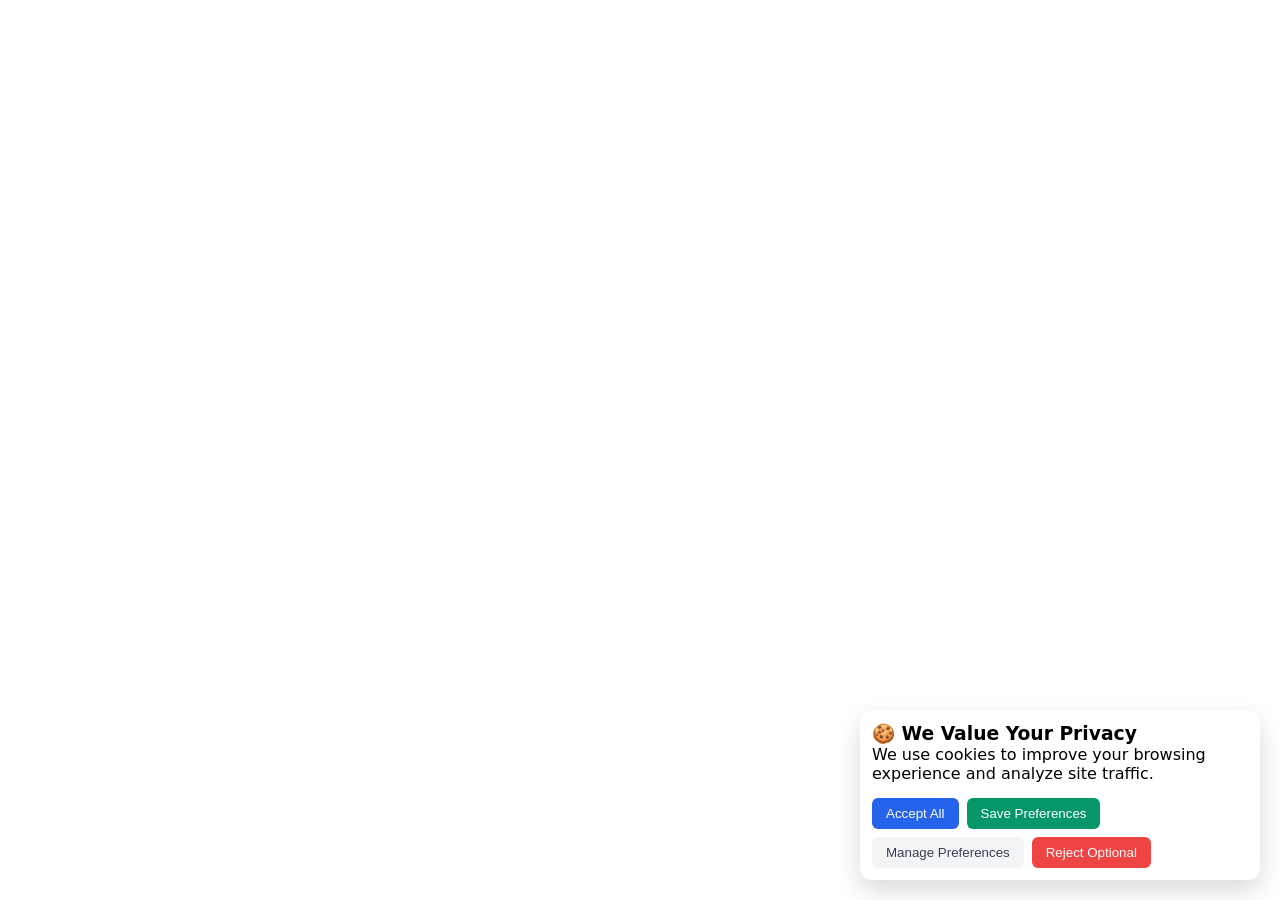
<file: index.html>
<!DOCTYPE html>
<html lang="en">
<head>
    <meta charset="UTF-8">
    <meta name="viewport" content="width=device-width, initial-scale=1.0">
    <title>Cookie Popup Modal</title>
    <link rel="stylesheet" href="./style.css">
</head>
<body>
    <div id="cookie-popup" class="cookie-popup hidden">
        <div class="cookie-content">
            <h3>🍪 We Value Your Privacy</h3>
            <p>We use cookies to improve your browsing experience and analyze site traffic.</p>
            <div class="preferences-menu hidden" id="preferences-menu">
                <label>
                    <input type="checkbox" checked disabled />
                    Necessary (Always Active)
                </label>
                <label>
                    <input type="checkbox" id="pref-analytics" />
                    Analytics Cookies
                </label>
                <label>
                    <input type="checkbox" id="pref-marketing" />
                    Marketing Cookies
                </label>
            </div>
            <div class="cookie-buttons">
                <button id="btn-accept-all" class="btn btn-primary">Accept All</button>
                <button id="btn-save-pref" class="btn btn-secondary hidden">Save Preferences</button>
                <button id="btn-customize" class="btn btn-outline">Manage Preferences</button>
                <button id="btn-reject-all" class="btn btn-danger">Reject Optional</button>
            </div>
        </div>
    </div>
    <script src="./script.js"></script>
</body>
</html>
</file>
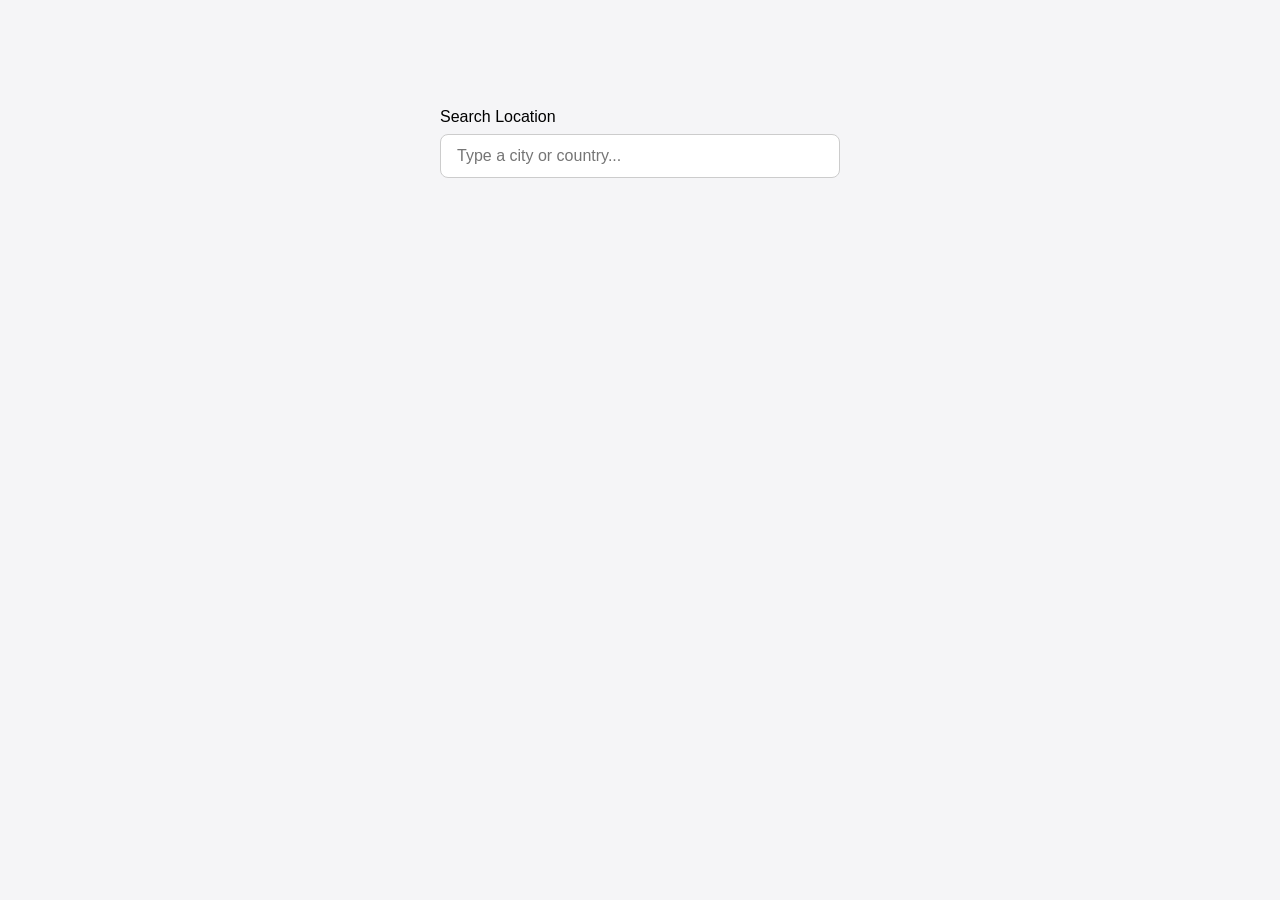
<file: Autosuggest-Input/index.html>
<!doctype html>
<html lang="en">
  <head>
    <meta charset="UTF-8" />
    <meta name="viewport" content="width=device-width, initial-scale=1.0" />
    <title>Location Autosuggest</title>
    <link rel="stylesheet" href="./style.css" />
  </head>
  <body>
    <div class="search-container">
      <label for="search-input">Search Location</label>
      <div class="input-wrapper">
        <input
          type="text"
          id="search-input"
          placeholder="Type a city or country..."
          autocomplete="off"
        />
        <ul id="suggestions-list" class="suggestions-list"></ul>
      </div>
    </div>
    <script src="./script.js"></script>
  </body>
</html>
</file>
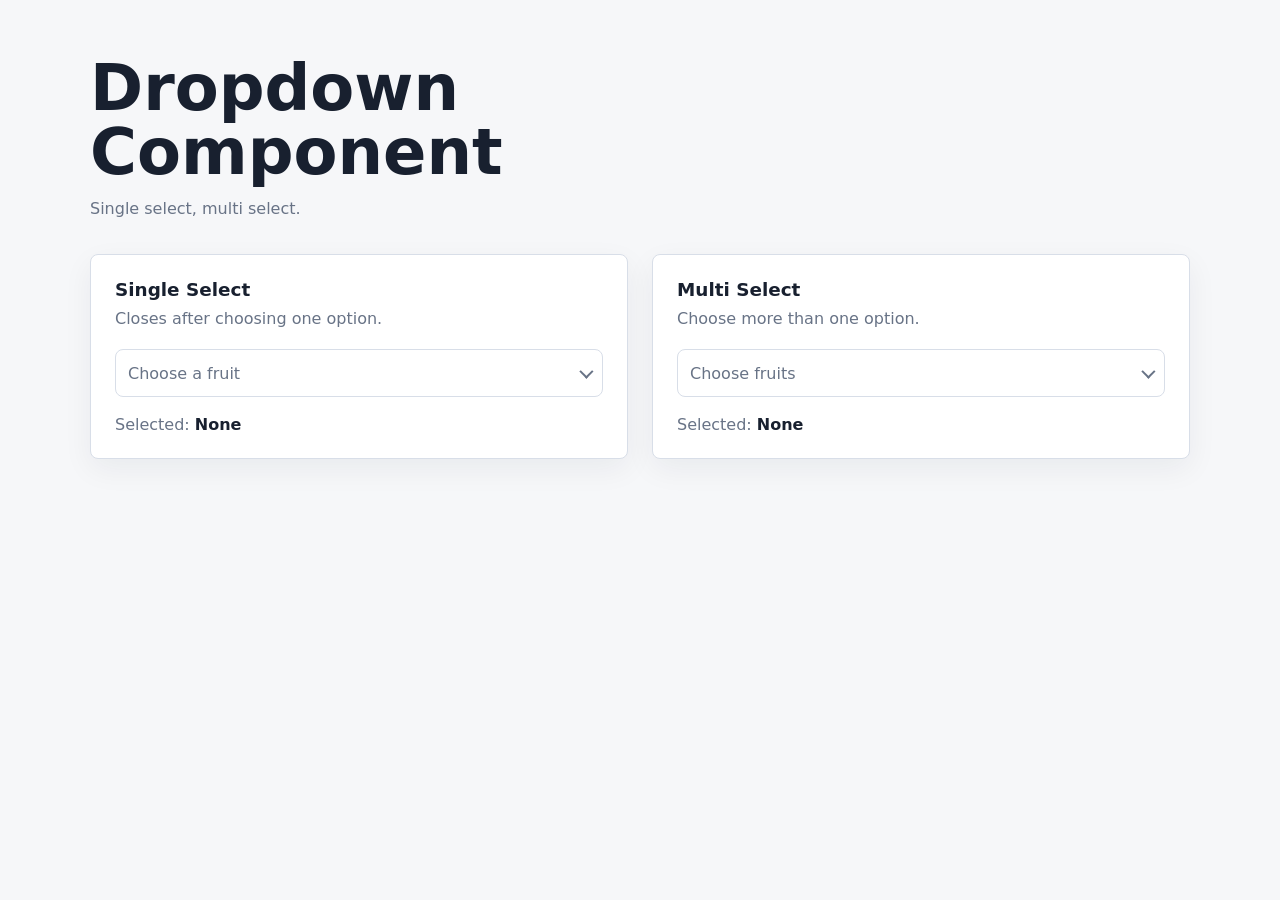
<file: Dropdown-Component/index.html>
<!DOCTYPE html>
<html lang="en">
<head>
  <meta charset="UTF-8">
  <meta name="viewport" content="width=device-width, initial-scale=1.0">
  <title>Vanilla JS Dropdown Component</title>
  <link rel="stylesheet" href="style.css">
</head>
<body>
  <main class="page-shell">
    <section class="intro">
      <h1>Dropdown Component</h1>
      <p>Single select, multi select.</p>
    </section>

    <section class="demo-grid" aria-label="Dropdown examples">
      <div class="panel">
        <div class="panel-header">
          <h2>Single Select</h2>
          <p>Closes after choosing one option.</p>
        </div>
        <div id="single-dropdown"></div>
        <p class="result">Selected: <span id="single-result">None</span></p>
      </div>

      <div class="panel">
        <div class="panel-header">
          <h2>Multi Select</h2>
          <p>Choose more than one option.</p>
        </div>
        <div id="multi-dropdown"></div>
        <p class="result">Selected: <span id="multi-result">None</span></p>
      </div>
    </section>
  </main>

  <script src="script.js"></script>
</body>
</html>
</file>
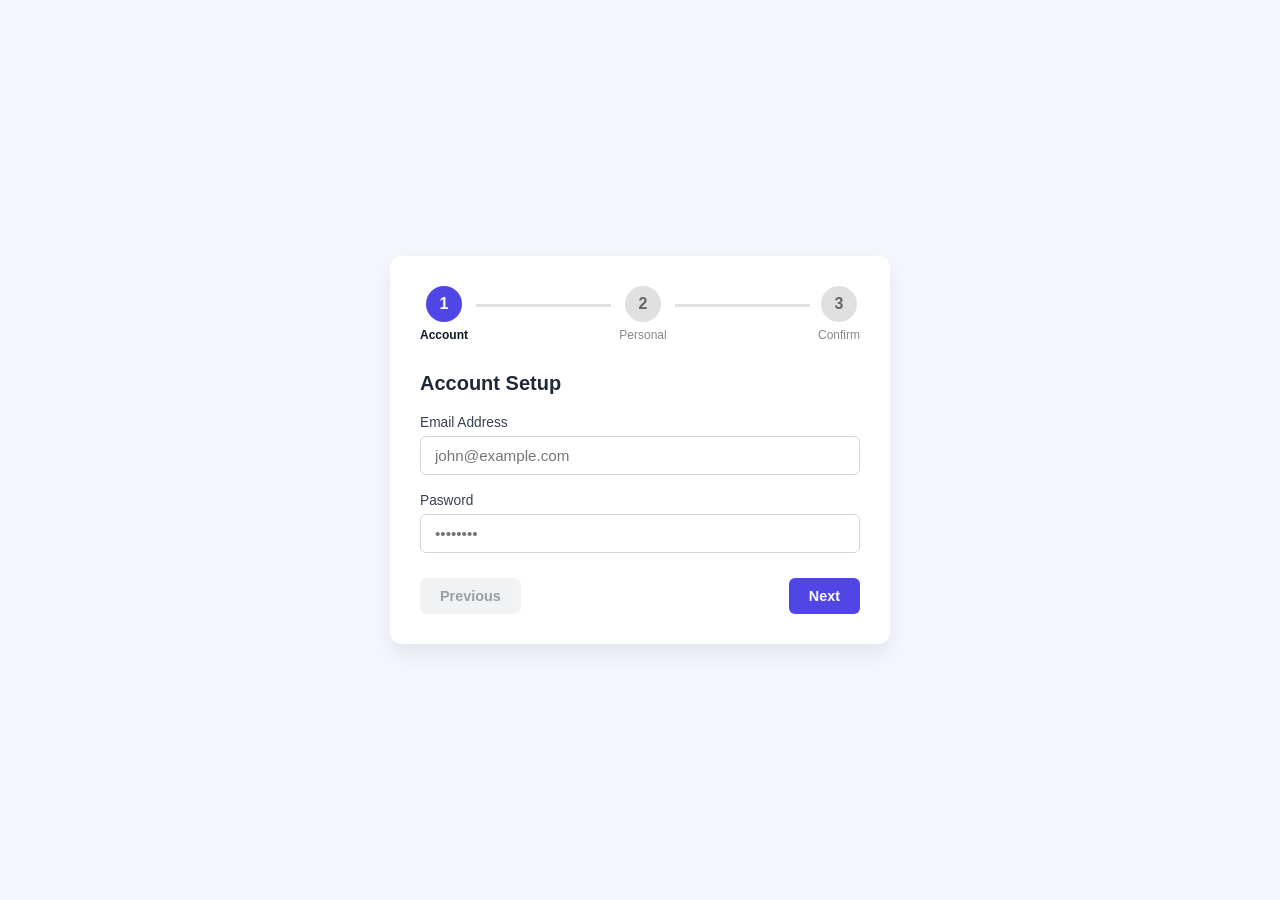
<file: MultiStep-Form/index.html>
<!doctype html>
<html lang="en">
  <head>
    <meta charset="UTF-8" />
    <meta name="viewport" content="width=device-width, initial-scale=1.0" />
    <title>Multi Step Form</title>
    <link rel="stylesheet" href="./style.css" />
  </head>
  <body>
    <div class="form-container">
      <div class="step-indicator">
        <div class="step step-1 active" onclick="navigateToStep(0)">
          <div class="step-number">1</div>
          <span class="step-label">Account</span>
        </div>
        <div class="line"></div>
        <div class="step step-2" onclick="navigateToStep(1)">
          <div class="step-number">2</div>
          <span class="step-label">Personal</span>
        </div>
        <div class="line"></div>
        <div class="step step-3" onclick="navigateToStep(2)">
          <div class="step-number">3</div>
          <span class="step-label">Confirm</span>
        </div>
      </div>
      <form onsubmit="handleSubmit(event)" id="multiStepForm">
        <div class="form-step active">
          <h2>Account Setup</h2>
          <div class="input-group">
            <label for="email">Email Address</label>
            <input
              type="email"
              name="email"
              id="email"
              required
              placeholder="john@example.com"
            />
          </div>
          <div class="input-group">
            <label for="password">Pasword</label>
            <input
              type="password"
              name="password"
              id="password"
              required
              placeholder="••••••••"
            />
          </div>
        </div>
        <div class="form-step">
          <h2>Personal Details</h2>
          <div class="input-group">
            <label for="fullName">Full Name</label>
            <input
              type="text"
              name="fullName"
              id="fullName"
              required
              placeholder="John Doe"
            />
          </div>
          <div class="input-group">
            <label for="phone">Phone Number</label>
            <input
              type="tel"
              name="phone"
              id="phone"
              required
              placeholder="+1 234 567 890"
            />
          </div>
        </div>
        <div class="form-step">
          <h2>Confirmation</h2>
          <div class="summary-box">
            <p><strong>Email:</strong> <span id="summaryEmail">-</span></p>
            <p><strong>Name:</strong> <span id="summaryName">-</span></p>
            <p><strong>Phone:</strong> <span id="summaryPhone">-</span></p>
          </div>
          <div class="input-group checkbox-group">
            <input type="checkbox" id="terms" required />
            <label for="terms">I agree to the Terms & Conditions</label>
          </div>
        </div>
        <div class="btn-group">
          <button type="button" id="prevBtn" onclick="changeStep(-1)" disabled>
            Previous
          </button>
          <button type="button" id="nextBtn" onclick="changeStep(1)">
            Next
          </button>
          <button type="submit" id="submitBtn" class="hidden">
            Submit Registration
          </button>
        </div>
      </form>
    </div>
    <script src="./script.js"></script>
  </body>
</html>
</file>
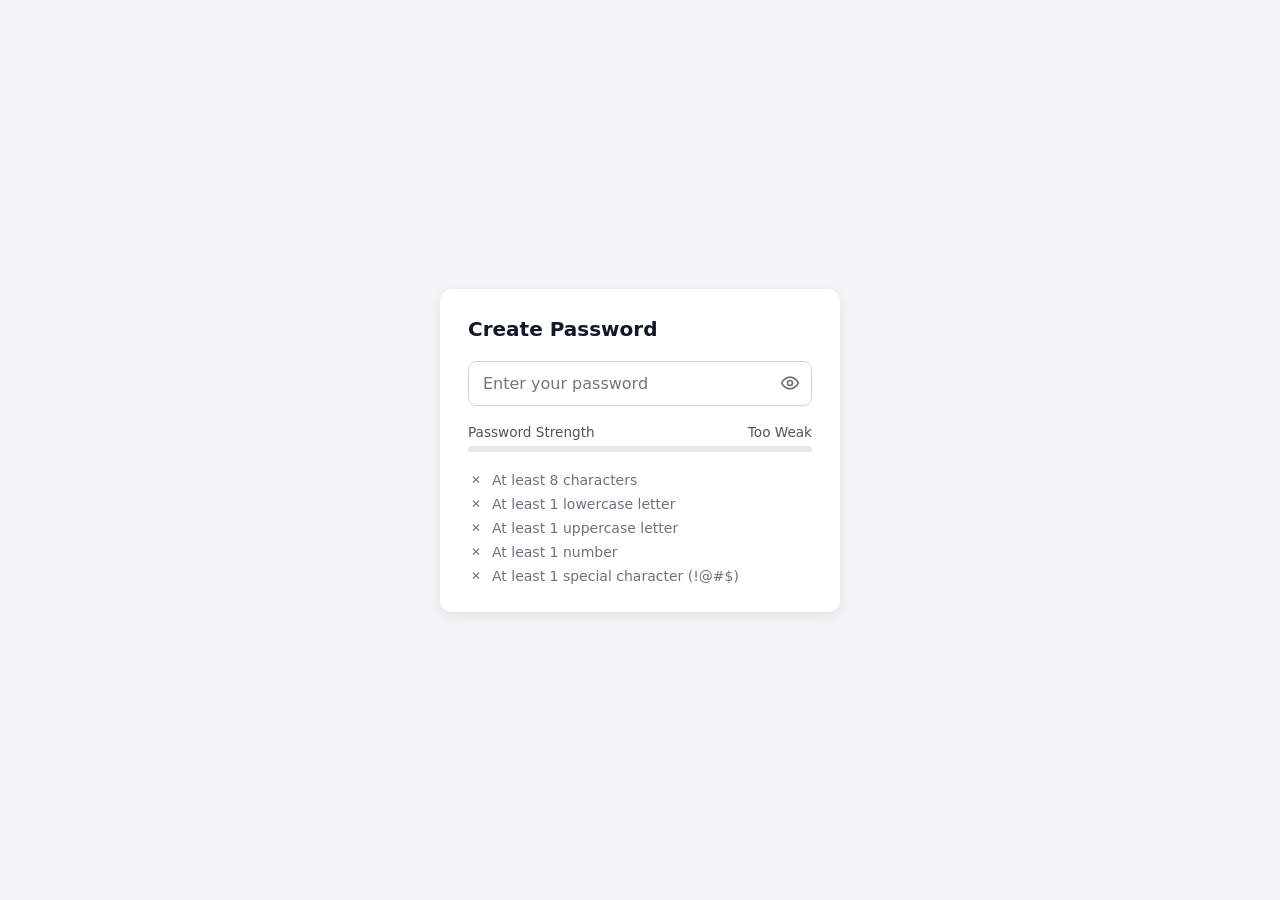
<file: Password-Module/index.html>
<!doctype html>
<html lang="en">
  <head>
    <meta charset="UTF-8" />
    <meta name="viewport" content="width=device-width, initial-scale=1.0" />
    <title>Password Module</title>
    <link rel="stylesheet" href="./style.css" />
  </head>
  <body>
    <div class="password-card">
      <h2>Create Password</h2>

      <!-- Password Input Group -->
      <div class="input-group">
        <input
          type="password"
          id="password"
          placeholder="Enter your password"
          autocomplete="off"
        />
        <button
          type="button"
          id="toggleBtn"
          aria-label="Toggle password visibility"
        >
          <!-- Eye Open Icon -->
          <svg
            id="eyeOpen"
            xmlns="http://www.w3.org/2000/svg"
            width="20"
            height="20"
            viewBox="0 0 24 24"
            fill="none"
            stroke="currentColor"
            stroke-width="2"
            stroke-linecap="round"
            stroke-linejoin="round"
          >
            <path d="M2 12s3-7 10-7 10 7 10 7-3 7-10 7-10-7-10-7Z" />
            <circle cx="12" cy="12" r="3" />
          </svg>
          <!-- Eye Closed Icon -->
          <svg
            id="eyeClosed"
            class="hidden"
            xmlns="http://www.w3.org/2000/svg"
            width="20"
            height="20"
            viewBox="0 0 24 24"
            fill="none"
            stroke="currentColor"
            stroke-width="2"
            stroke-linecap="round"
            stroke-linejoin="round"
          >
            <path d="M9.88 9.88a3 3 0 1 0 4.24 4.24" />
            <path
              d="M10.73 5.08A10.43 10.43 0 0 1 12 5c7 0 10 7 10 7a13.16 13.16 0 0 1-1.67 2.68"
            />
            <path
              d="M6.61 6.61A13.52 13.52 0 0 0 2 12s3 7 10 7a9.74 9.74 0 0 0 5.39-1.61"
            />
            <line x1="2" x2="22" y1="2" y2="22" />
          </svg>
        </button>
      </div>

      <!-- Strength Meter -->
      <div class="strength-wrapper">
        <div class="strength-header">
          <span>Password Strength</span>
          <span id="strengthText">Too Weak</span>
        </div>
        <div class="strength-bar-bg">
          <div id="strengthBar" class="strength-bar"></div>
        </div>
      </div>

      <!-- Requirements Checklist -->
      <ul class="criteria-list">
        <li data-criterion="length">
          <span class="icon">✕</span> At least 8 characters
        </li>
        <li data-criterion="lowercase">
          <span class="icon">✕</span> At least 1 lowercase letter
        </li>
        <li data-criterion="uppercase">
          <span class="icon">✕</span> At least 1 uppercase letter
        </li>
        <li data-criterion="number">
          <span class="icon">✕</span> At least 1 number
        </li>
        <li data-criterion="symbol">
          <span class="icon">✕</span> At least 1 special character (!@#$)
        </li>
      </ul>
    </div>
    <script src="./script.js"></script>
  </body>
</html>
</file>
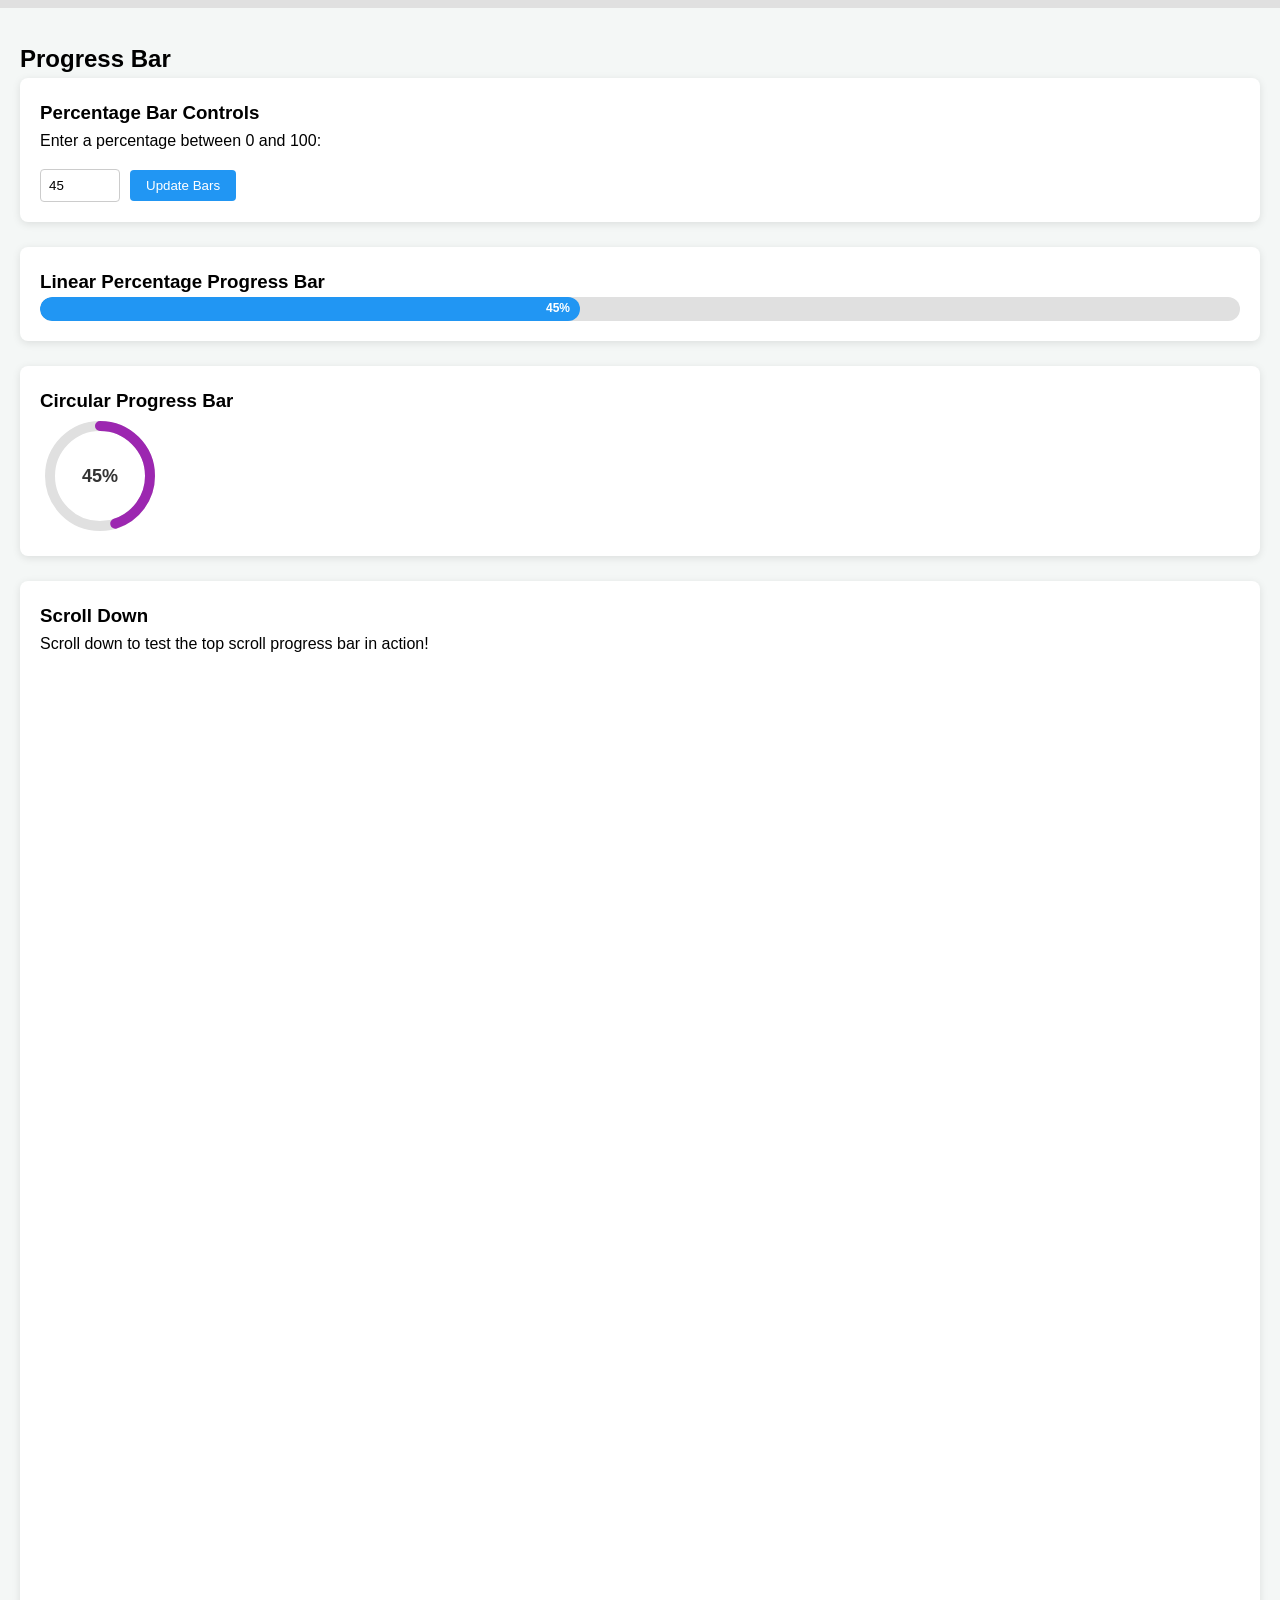
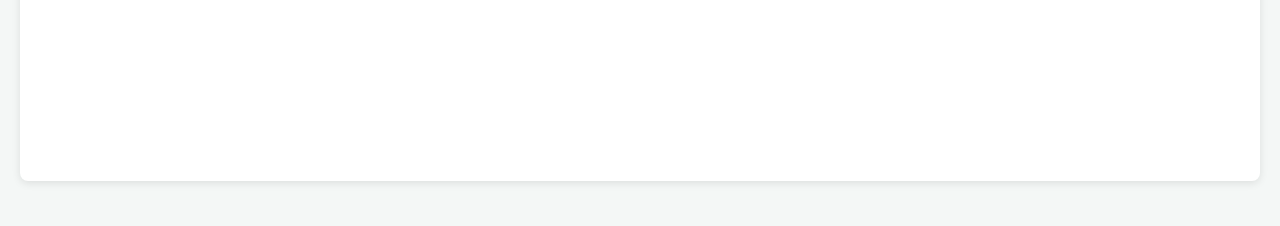
<file: Progress-Bar/index.html>
<!DOCTYPE html>
<html lang="en">
<head>
    <meta charset="UTF-8">
    <meta name="viewport" content="width=device-width, initial-scale=1.0">
    <title>Progress Bar</title>
    <link rel="stylesheet" href="./style.css">
</head>
<body>
    <div id="scroll-progress-container">
        <div id="scroll-progress-bar"></div>
    </div>
    <h2>Progress Bar</h2>
    <div class="card">
        <h3>Percentage Bar Controls</h3>
        <p>Enter a percentage between 0 and 100:</p>
        <div class="controls">
            <input type="number" id="percent-input" value="45" min="0" max="100" />
            <button id="update-btn">Update Bars</button>
        </div>
    </div>
    <div class="card">
        <h3>Linear Percentage Progress Bar</h3>
        <div class="linear-container">
            <div id="linear-fill" class="linear-fill">0%</div>
        </div>
    </div>
    <div class="card">
        <h3>Circular Progress Bar</h3>
        <div class="circle-wrapper">
            <svg width="120" height="120">
                <circle class="circle-bg" cx="60" cy="60" r="50"></circle>
                <circle id="circle-progress" class="circle-progress" cx="60" cy="60" r="50"></circle>
            </svg>
            <div id="circle-text" class="circle-text">0%</div>
        </div>
    </div>
    <div class="card" style="height: 1200px;">
        <h3>Scroll Down</h3>
        <p>Scroll down to test the top scroll progress bar in action!</p>
    </div>
    <script src="./script.js"></script>
</body>
</html>
</file>
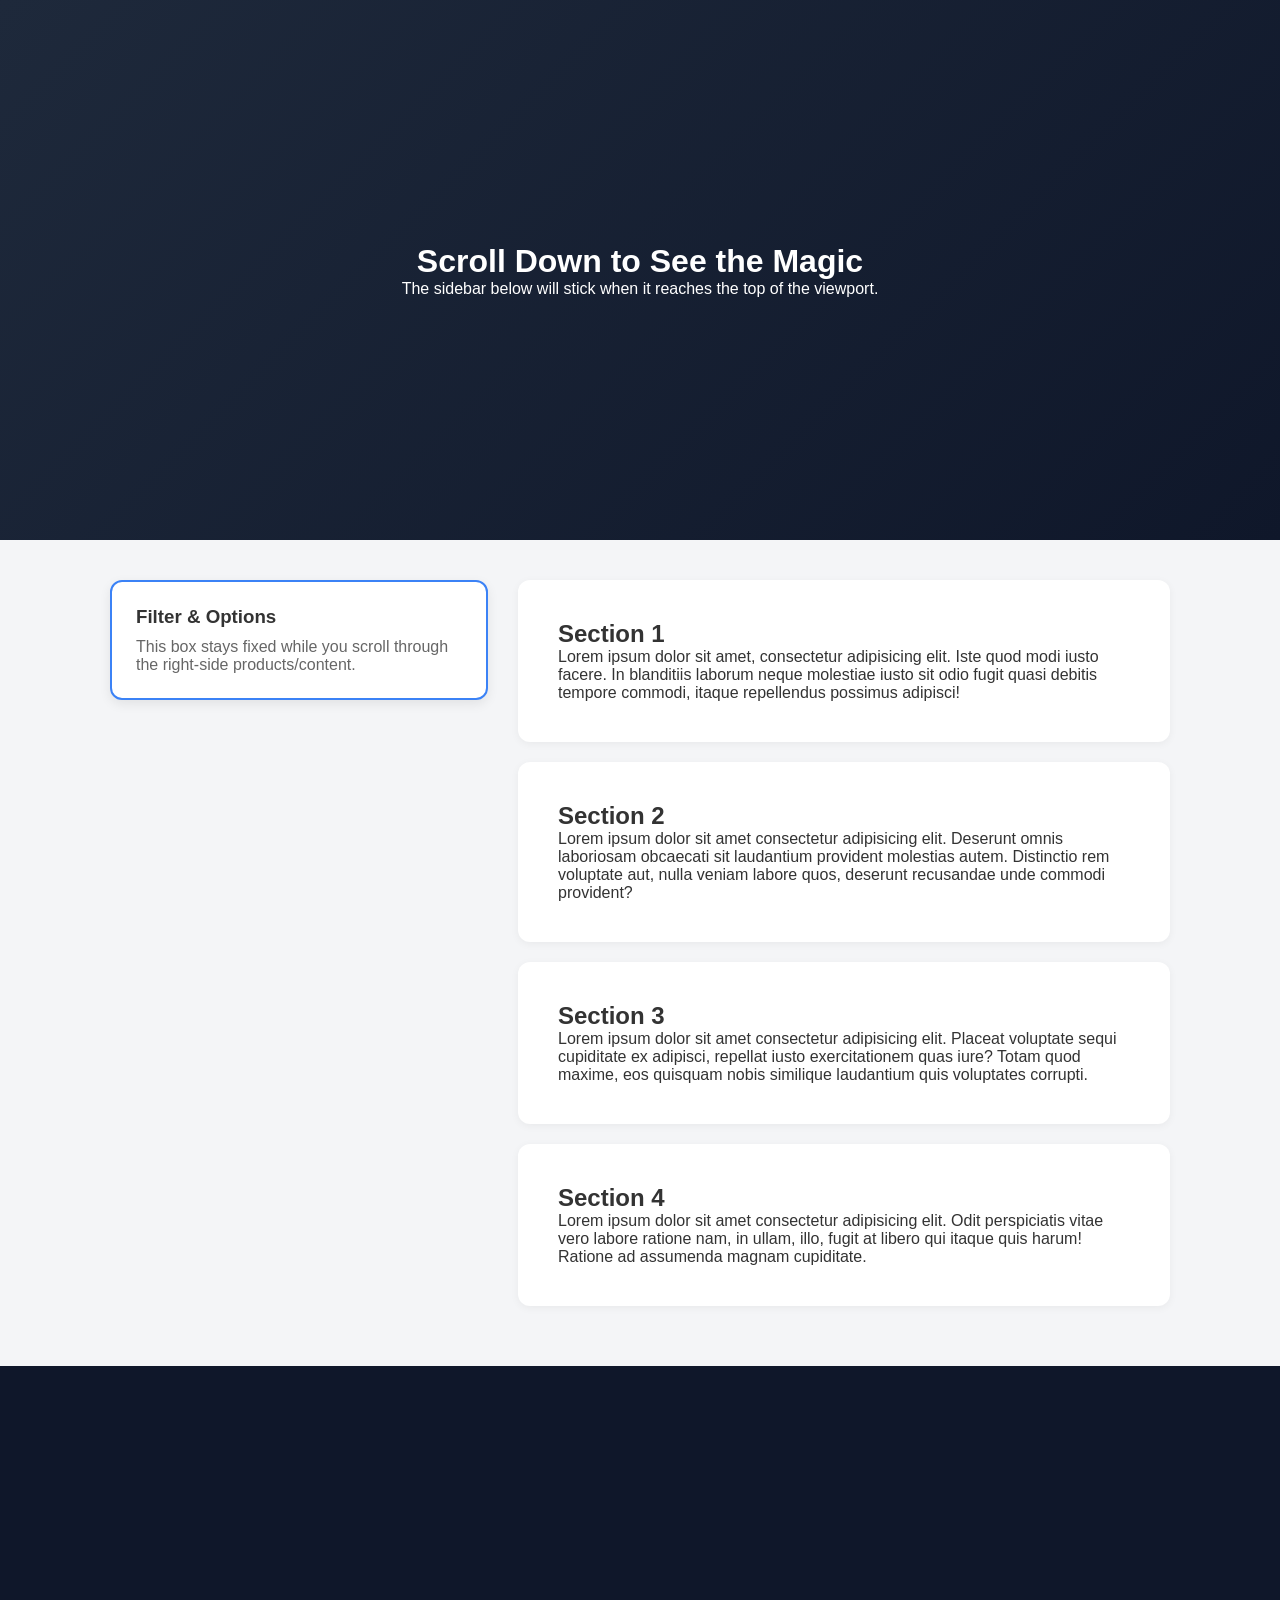
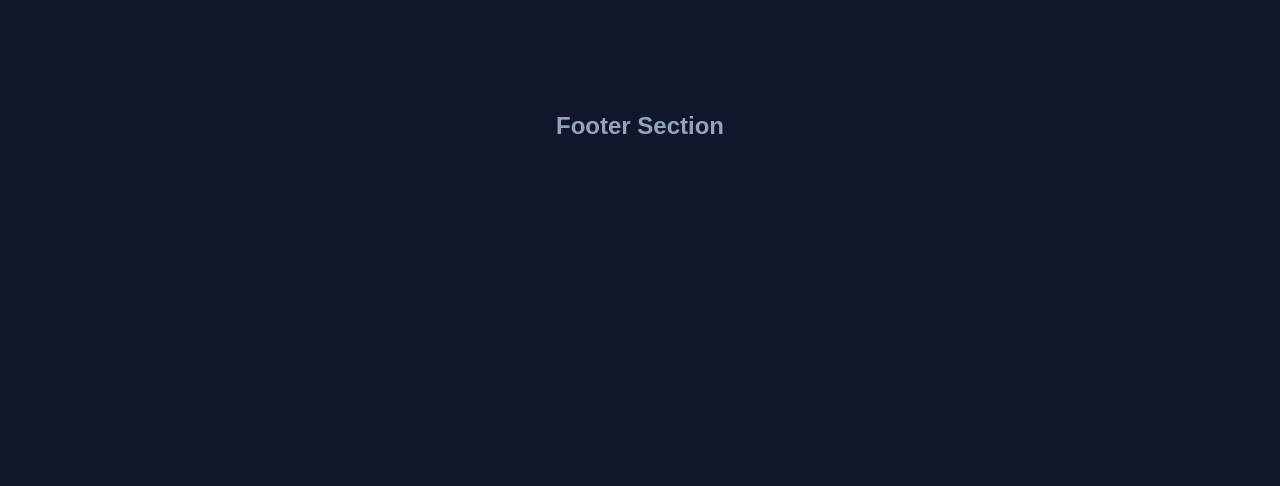
<file: Scroll-and-FixIt/index.html>
<!doctype html>
<html lang="en">
  <head>
    <meta charset="UTF-8" />
    <meta name="viewport" content="width=device-width, initial-scale=1.0" />
    <title>Scroll and FixIt!</title>
    <link rel="stylesheet" href="./style.css" />
  </head>
  <body>
    <header class="hero-section">
      <h1>Scroll Down to See the Magic</h1>
      <p>
        The sidebar below will stick when it reaches the top of the viewport.
      </p>
    </header>
    <main class="content-container">
      <aside class="sidebar" id="stickySidebar">
        <h3>Filter & Options</h3>
        <p style="margin-top: 10px; color: #666">
          This box stays fixed while you scroll through the right-side
          products/content.
        </p>
      </aside>
      <section class="main-content">
        <article class="card">
          <h2>Section 1</h2>
          <p>
            Lorem ipsum dolor sit amet, consectetur adipisicing elit. Iste quod
            modi iusto facere. In blanditiis laborum neque molestiae iusto sit
            odio fugit quasi debitis tempore commodi, itaque repellendus
            possimus adipisci!
          </p>
        </article>
        <article class="card">
          <h2>Section 2</h2>
          <p>
            Lorem ipsum dolor sit amet consectetur adipisicing elit. Deserunt
            omnis laboriosam obcaecati sit laudantium provident molestias autem.
            Distinctio rem voluptate aut, nulla veniam labore quos, deserunt
            recusandae unde commodi provident?
          </p>
        </article>
        <article class="card">
          <h2>Section 3</h2>
          <p>
            Lorem ipsum dolor sit amet consectetur adipisicing elit. Placeat
            voluptate sequi cupiditate ex adipisci, repellat iusto
            exercitationem quas iure? Totam quod maxime, eos quisquam nobis
            similique laudantium quis voluptates corrupti.
          </p>
        </article>
        <article class="card">
          <h2>Section 4</h2>
          <p>
            Lorem ipsum dolor sit amet consectetur adipisicing elit. Odit
            perspiciatis vitae vero labore ratione nam, in ullam, illo, fugit at
            libero qui itaque quis harum! Ratione ad assumenda magnam
            cupiditate.
          </p>
        </article>
      </section>
    </main>
    <footer class="footer">
        <h2>Footer Section</h2>
    </footer>
  </body>
  <script src="./script.js"></script>
</html>
</file>
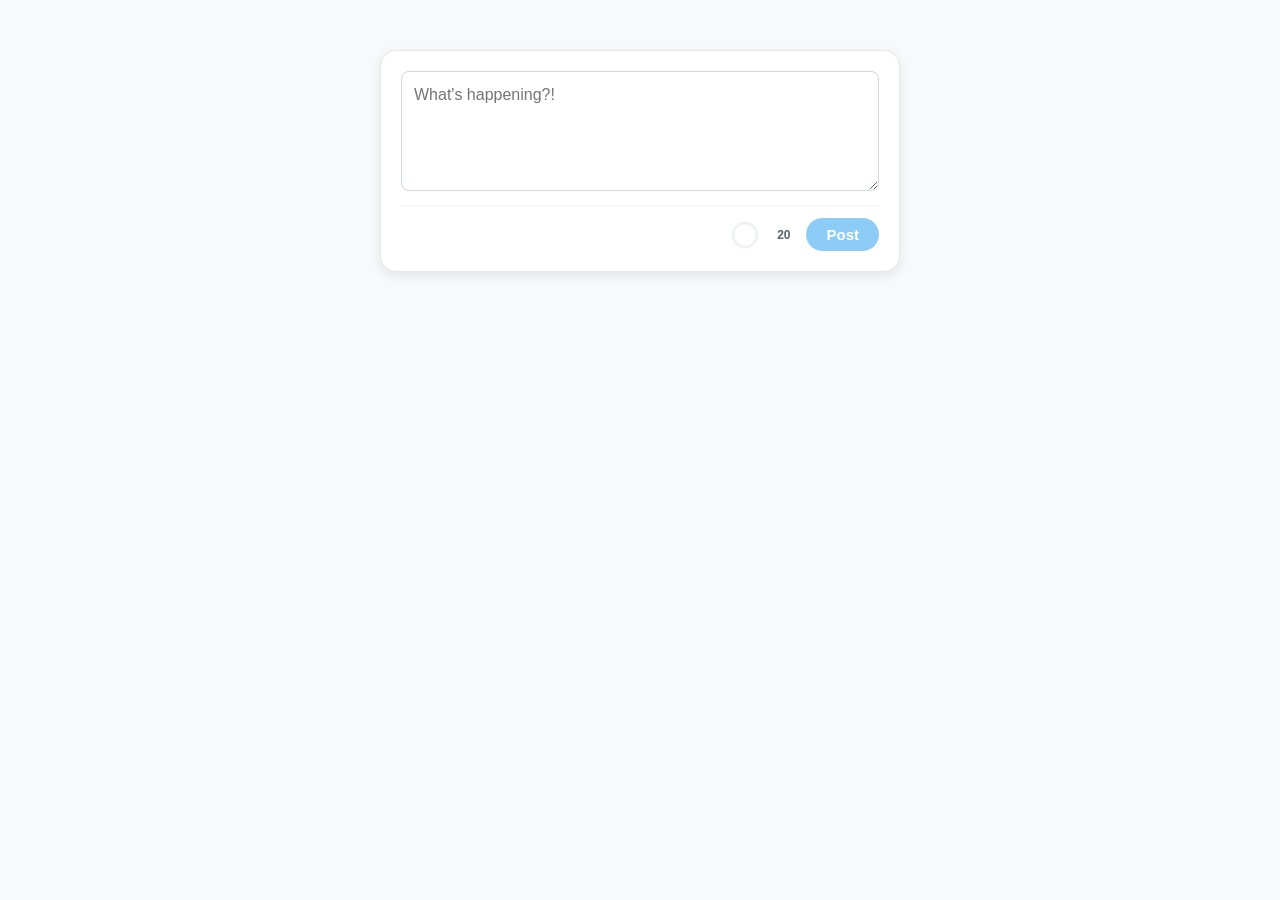
<file: Smart-TextArea/index.html>
<!doctype html>
<html lang="en">
  <head>
    <meta charset="UTF-8" />
    <meta name="viewport" content="width=device-width, initial-scale=1.0" />
    <title>Smart Textarea</title>
    <link rel="stylesheet" href="./style.css" />
  </head>
  <body>
    <div style="width: 100%; max-width: 520px;">
      <div class="composer-card">
        <div class="editor-container">
          <div class="backdrop" id="backdrop"></div>
          <textarea id="tweetInput" placeholder="What's happening?!"></textarea>
        </div>
        <div class="controls">
          <div class="progress-container">
            <svg class="progress-ring" width="32" height="32">
              <circle 
                class="progress-ring__bg"
                stroke="#eff3f4"
                stroke-width="3"
                fill="transparent"
                r="12"
                cx="16"
                cy="16"
              />
              <circle 
                class="progress-ring__circle"
                id="progressCircle"
                stroke="#1d9bf0"
                stroke-width="3"
                fill="transparent"
                r="12"
                cx="16"
                cy="16"
              />
            </svg>
          </div>
          <span class="char-count" id="charCount">20</span>
          <button class="submit-btn" id="submitBtn" disabled>Post</button>
        </div>
      </div>
      <div class="feed-container" id="feed"></div>
    </div>
    <script src="./script.js"></script>
  </body>
</html>
</file>
<file: style.css>
* {
    margin: 0;
    padding: 0;
    box-sizing: border-box;
}

body {
    display: flex;
    justify-content: center;
    align-items: center;
    height: 100vh;
}

.cookie-popup {
    position: fixed;
    bottom: 20px;
    right: 20px;
    max-width: 400px;
    background-color: #ffffff;
    box-shadow: 0 10px 25px rgba(0, 0, 0, 0.15);
    border-radius: 12px;
    padding: 12px;
    font-family: system-ui, sans-serif;
    z-index: 999;
    transition: opacity 0.3s ease, transform 0.3s ease;
}

.cookie-popup.hidden {
    opacity: 0;
    transform: translateY(20px);
    pointer-events: none;
}

.preferences-menu {
    margin: 15px 0;
    display: flex;
    flex-direction: column;
    gap: 8px;
    font-size: 0.9rem;
}

.preferences-menu.hidden {
    display: none;
}

.cookie-buttons {
    display: flex;
    flex-wrap: wrap;
    gap: 8px;
    margin-top: 15px;
}

.btn {
    padding: 8px 14px;
    border-radius: 6px;
    border: none;
    cursor: pointer;
    font-weight: 500;
}

.btn-primary {
    background-color: #2563eb;
    color: white;
}

.btn-secondary {
    background-color: #059669;
    color: white;
}

.btn-outline {
    background-color: #f3f4f6;
    color: #374151;
}

.btn-danger {
    background-color: #ef4444;
    color: white;
}
</file>
<file: Autosuggest-Input/style.css>
* {
    box-sizing: border-box;
}

body {
    font-family: sans-serif;
    display: flex;
    justify-content: center;
    padding-top: 100px;
    background-color: #f5f5f7;
}

.search-container {
    width: 100%;
    max-width: 400px;
}

.input-wrapper {
    position: relative;
    margin-top: 8px;
}

#search-input {
    width: 100%;
    padding: 12px 16px;
    font-size: 16px;
    border: 1px solid #ccc;
    border-radius: 8px;
    outline: none;
}

#search-input:focus {
    border-color: #0070f3;
    box-shadow: 0 0 0 3px rgba(0, 112, 243, 0.2);
}

.suggestions-list {
    position: absolute;
    top: 100%;
    left: 0;
    right: 0;
    margin: 4px 0 0;
    padding: 0;
    list-style: none;
    background: #ffffff;
    border: 1px solid #ddd;
    border-radius: 8px;
    box-shadow: 0 4px 12px rgba(0, 0, 0, 0.1);
    max-height: 250px;
    overflow-y: auto;
    display: none;
    z-index: 10;
}

.suggestions-list li {
    padding: 10px 16px;
    cursor: pointer;
    font-size: 14px;
}

.suggestions-list li:hover {
    background-color: #f0f0f0;
}

.suggestions-list li mark {
    background-color: transparent;
    font-weight: bold;
    color: #0070f3;
}
</file>
<file: Dropdown-Component/style.css>
:root {
  color-scheme: light;
  --bg: #f6f7f9;
  --surface: #ffffff;
  --ink: #18202f;
  --muted: #687386;
  --line: #d8dee8;
  --accent: #2563eb;
  --accent-soft: #e8f0ff;
  --chip: #edf7f1;
  --chip-ink: #17633b;
  --shadow: 0 16px 40px rgba(24, 32, 47, 0.12);
}

* {
  box-sizing: border-box;
}

body {
  margin: 0;
  min-height: 100vh;
  background: var(--bg);
  color: var(--ink);
  font-family: Inter, ui-sans-serif, system-ui, -apple-system, BlinkMacSystemFont, "Segoe UI", sans-serif;
}

button,
input {
  font: inherit;
}

.page-shell {
  width: min(1100px, calc(100% - 32px));
  margin: 0 auto;
  padding: 56px 0;
}

.intro {
  max-width: 680px;
  margin-bottom: 32px;
}

.eyebrow {
  margin: 0 0 8px;
  color: var(--accent);
  font-size: 0.78rem;
  font-weight: 800;
  letter-spacing: 0;
  text-transform: uppercase;
}

h1,
h2,
p {
  margin-top: 0;
}

h1 {
  margin-bottom: 12px;
  font-size: clamp(2rem, 5vw, 4rem);
  line-height: 1;
}

.intro p:last-child,
.panel-header p {
  color: var(--muted);
  line-height: 1.6;
}

.demo-grid {
  display: grid;
  grid-template-columns: repeat(2, minmax(0, 1fr));
  gap: 24px;
}

.panel {
  min-width: 0;
  border: 1px solid var(--line);
  border-radius: 8px;
  background: var(--surface);
  padding: 24px;
  box-shadow: 0 10px 30px rgba(24, 32, 47, 0.06);
}

.panel-header {
  margin-bottom: 18px;
}

.panel-header h2 {
  margin-bottom: 6px;
  font-size: 1.15rem;
}

.result {
  margin: 18px 0 0;
  color: var(--muted);
}

.result span {
  color: var(--ink);
  font-weight: 700;
}

.dropdown {
  position: relative;
}

.dropdown-toggle {
  display: flex;
  align-items: center;
  justify-content: space-between;
  gap: 12px;
  width: 100%;
  min-height: 48px;
  border: 1px solid var(--line);
  border-radius: 8px;
  background: #fff;
  color: var(--ink);
  padding: 8px 12px;
  text-align: left;
  cursor: pointer;
  transition: border-color 160ms ease, box-shadow 160ms ease;
}

.dropdown-toggle:focus-visible,
.dropdown.open .dropdown-toggle {
  outline: none;
  border-color: var(--accent);
  box-shadow: 0 0 0 4px rgba(37, 99, 235, 0.14);
}

.dropdown-value {
  display: flex;
  flex: 1;
  flex-wrap: wrap;
  align-items: center;
  gap: 6px;
  min-width: 0;
}

.placeholder {
  color: var(--muted);
}

.tag {
  display: inline-flex;
  align-items: center;
  max-width: 100%;
  border-radius: 999px;
  background: var(--chip);
  color: var(--chip-ink);
  padding: 4px 9px;
  font-size: 0.88rem;
  font-weight: 700;
}

.chevron {
  width: 10px;
  height: 10px;
  flex: 0 0 auto;
  border-bottom: 2px solid var(--muted);
  border-right: 2px solid var(--muted);
  transform: rotate(45deg) translateY(-2px);
  transition: transform 160ms ease;
}

.dropdown.open .chevron {
  transform: rotate(225deg) translateY(-1px);
}

.dropdown-menu {
  position: absolute;
  z-index: 20;
  top: calc(100% + 8px);
  left: 0;
  right: 0;
  display: none;
  overflow: hidden;
  border: 1px solid var(--line);
  border-radius: 8px;
  background: var(--surface);
  box-shadow: var(--shadow);
}

.dropdown.open .dropdown-menu {
  display: block;
}

.dropdown-search {
  width: calc(100% - 20px);
  margin: 10px;
  border: 1px solid var(--line);
  border-radius: 6px;
  padding: 10px 12px;
  color: var(--ink);
}

.dropdown-search:focus {
  outline: none;
  border-color: var(--accent);
}

.dropdown-list {
  max-height: 230px;
  overflow-y: auto;
  padding: 6px;
}

.dropdown-option {
  display: flex;
  align-items: center;
  justify-content: space-between;
  gap: 12px;
  width: 100%;
  border: 0;
  border-radius: 6px;
  background: transparent;
  color: var(--ink);
  padding: 10px 12px;
  text-align: left;
  cursor: pointer;
}

.dropdown-option:hover,
.dropdown-option.active {
  background: var(--accent-soft);
}

.dropdown-option.selected {
  color: var(--accent);
  font-weight: 800;
}

.checkmark {
  color: var(--accent);
  font-weight: 900;
}

.empty-state {
  padding: 18px 12px;
  color: var(--muted);
  text-align: center;
}

@media (max-width: 760px) {
  .page-shell {
    width: min(100% - 24px, 520px);
    padding: 32px 0;
  }

  .demo-grid {
    grid-template-columns: 1fr;
  }

  .panel {
    padding: 18px;
  }
}
</file>
<file: MultiStep-Form/style.css>
* {
  box-sizing: border-box;
  margin: 0;
  padding: 0;
  font-family: "Segoe UI", Tahoma, Geneva, Verdana, sans-serif;
}

body {
  background-color: #f4f7fe;
  display: flex;
  justify-content: center;
  align-items: center;
  min-height: 100vh;
}

.form-container {
  background: #ffffff;
  width: 100%;
  max-width: 500px;
  padding: 30px;
  border-radius: 12px;
  box-shadow: 0 10px 25px rgba(0, 0, 0, 0.08);
}

.step-indicator {
  display: flex;
  align-items: center;
  justify-content: space-between;
  margin-bottom: 30px;
}

.step {
  display: flex;
  flex-direction: column;
  align-items: center;
  cursor: pointer;
  z-index: 1;
}

.step-number {
  width: 36px;
  height: 36px;
  border-radius: 50%;
  background-color: #e0e0e0;
  color: #666;
  display: flex;
  justify-content: center;
  align-items: center;
  font-weight: 600;
  transition: all 0.3s ease;
}

.step-label {
  font-size: 0.75rem;
  margin-top: 6px;
  color: #888;
}

.step.active .step-number {
  background-color: #4f46e5;
  color: #fff;
}

.step.completed .step-number {
  background-color: #10b981;
  color: #fff;
}

.step.active .step-label,
.step.completed .step-label {
  color: #111827;
  font-weight: 600;
}

.line {
  flex: 1;
  height: 3px;
  background-color: #e0e0e0;
  margin: 0 8px;
  margin-bottom: 18px;
  transition: background-color 0.3s ease;
}

.line.active {
  background-color: #10b981;
}

.form-step {
    display: none;
}

.form-step.active {
  display: block;
  animation: fadeIn 0.4s ease;
}

@keyframes fadeIn {
  from {
    opacity: 0;
    transform: translateY(8px);
  }
  to {
    opacity: 1;
    transform: translateY(0);
  }
}

h2 {
  font-size: 1.25rem;
  color: #1f2937;
  margin-bottom: 20px;
}

.input-group {
  margin-bottom: 18px;
  display: flex;
  flex-direction: column;
}

.input-group label {
  font-size: 0.857rem;
  font-weight: 500;
  color: #374151;
  margin-bottom: 6px;
}

.input-group input[type="email"],
.input-group input[type="password"],
.input-group input[type="text"],
.input-group input[type="tel"] {
  padding: 10px 14px;
  border: 1px solid #d1d5db;
  border-radius: 6px;
  font-size: 0.95rem;
  outline: none;
  transition: border-color 0.2s;
}

.input-group input:focus {
  border-color: #4f46e5;
}

.checkbox-group {
  flex-direction: row;
  align-items: center;
  gap: 8px;
}

.summary-box {
  background: #f9fafb;
  border: 1px solid #e5e7eb;
  border-radius: 8px;
  padding: 16px;
  margin-bottom: 20px;
}

.summary-box p {
  font-size: 0.9rem;
  color: #4b5563;
  margin-bottom: 8px;
}

.btn-group {
  display: flex;
  justify-content: space-between;
  margin-top: 25px;
}

button {
  padding: 10px 20px;
  border: none;
  border-radius: 6px;
  font-size: 0.9rem;
  font-weight: 600;
  cursor: pointer;
  transition: background-color 0.2s;
}

#prevBtn {
  background-color: #e5e7eb;
  color: #374151;
}

#prevBtn:disabled {
  opacity: 0.5;
  cursor: not-allowed;
}

#nextBtn,
#submitBtn {
  background-color: #4f46e5;
  color: #fff;
}
#nextBtn:hover,
#submitBtn:hover {
  background-color: #4338ca;
}

.hidden {
  display: none;
}
</file>
<file: Password-Module/style.css>
* {
  box-sizing: border-box;
  margin: 0;
  padding: 0;
  font-family:
    system-ui,
    -apple-system,
    sans-serif;
}

body {
  display: flex;
  justify-content: center;
  align-items: center;
  min-height: 100vh;
  background-color: #f3f4f6;
  padding: 20px;
}

.password-card {
  background: #ffffff;
  padding: 28px;
  border-radius: 12px;
  width: 100%;
  max-width: 400px;
  box-shadow: 0 4px 12px rgba(0, 0, 0, 0.08);
}

.password-card h2 {
  font-size: 1.25rem;
  color: #111827;
  margin-bottom: 20px;
}

.input-group {
  position: relative;
  display: flex;
  align-items: center;
}

.input-group input {
  width: 100%;
  padding: 12px 42px 12px 14px;
  font-size: 1rem;
  border: 1.5px solid #d1d5db;
  border-radius: 8px;
  outline: none;
  transition: border-color 0.2s;
}

.input-group input:focus {
  border-color: #3b82f6;
}

.input-group button {
  position: absolute;
  right: 12px;
  background: none;
  border: none;
  cursor: pointer;
  color: #6b7280;
  display: flex;
  align-items: center;
}

.hidden {
  display: none;
}

/* Strength Bar */
.strength-wrapper {
  margin-top: 18px;
}

.strength-header {
  display: flex;
  justify-content: space-between;
  font-size: 0.85rem;
  color: #4b5563;
  margin-bottom: 6px;
  font-weight: 500;
}

.strength-bar-bg {
  height: 6px;
  background-color: #e5e7eb;
  border-radius: 4px;
  overflow: hidden;
}

.strength-bar {
  height: 100%;
  width: 0%;
  border-radius: 4px;
  transition:
    width 0.3s ease,
    background-color 0.3s ease;
}

/* Checklist Styling */
.criteria-list {
  list-style: none;
  margin-top: 20px;
  display: flex;
  flex-direction: column;
  gap: 8px;
}

.criteria-list li {
  font-size: 0.875rem;
  color: #6b7280;
  display: flex;
  align-items: center;
  gap: 8px;
  transition: color 0.2s;
}

.criteria-list li.valid {
  color: #10b981;
  font-weight: 500;
}

.criteria-list li .icon {
  display: inline-flex;
  justify-content: center;
  align-items: center;
  width: 16px;
  height: 16px;
  font-size: 0.75rem;
}
</file>
<file: Progress-Bar/style.css>
* {
    margin: 0;
    padding: 0;
    box-sizing: border-box;
}

body {
    font-family: Arial, sans-serif;
    margin: 0;
    padding: 20px;
    padding-top: 40px;
    line-height: 1.6;
    background-color: #f4f7f6;
}

#scroll-progress-container {
    position: fixed;
    top: 0;
    left: 0;
    width: 100%;
    height: 8px;
    background-color: #e0e0e0;
    z-index: 1000;
}

#scroll-progress-bar {
    height: 100%;
    width: 0%;
    background-color: #4caf50;
    transition: width 0.1s ease-out;
}

.card {
    background: white;
    padding: 20px;
    margin-bottom: 25px;
    border-radius: 8px;
    box-shadow: 0 2px 8px rgba(0,0,0,0.1);
}

.controls {
    margin-top: 15px;
    display: flex;
    gap: 10px;
    align-items: center;
}

input[type="number"] {
    padding: 8px;
    width: 80px;
    border: 1px solid #ccc;
    border-radius: 4px;
}

button {
    padding: 8px 16px;
    background-color: #2196f3;
    color: white;
    border: none;
    border-radius: 4px;
    cursor: pointer;
}

button:hover {
    background-color: #1e88e5;
}

.linear-container {
    width: 100%;
    background-color: #e0e0e0;
    border-radius: 20px;
    overflow: hidden;
    height: 24px;
}

.linear-fill {
    height: 100%;
    width: 0%;
    background-color: #2196f3;
    border-radius: 20px;
    transition: width 0.3s ease;
    display: flex;
    align-items: center;
    justify-content: flex-end;
    padding-right: 10px;
    color: white;
    font-size: 12px;
    font-weight: bold;
}

.circle-wrapper {
    position: relative;
    width: 120px;
    height: 120px;
}

svg {
    transform: rotate(-90deg);
}

circle {
    fill: none;
    stroke-width: 10;
}

.circle-bg {
    stroke: #e0e0e0;
}

.circle-progress {
    stroke: #9c27b0;
    stroke-linecap: round;
    stroke-dasharray: 314;
    stroke-dashoffset: 314;
    transition: stroke-dashoffset 0.3s ease;
}

.circle-text {
    position: absolute;
    top: 50%;
    left: 50%;
    transform: translate(-50%, -50%);
    font-size: 18px;
    font-weight: bold;
    color: #333;
}
</file>
<file: Scroll-and-FixIt/style.css>
* {
    box-sizing: border-box;
    margin: 0;
    padding: 0;
    font-family: Arial, sans-serif;
}

body {
    background-color: #f4f5f7;
    color: #333;
}

.hero-section {
    height: 60vh;
    background: linear-gradient(135deg, #1e293b, #0f172a);
    color: white;
    display: flex;
    flex-direction: column;
    justify-content: center;
    align-items: center;
    text-align: center;
    padding: 20px;
}

.content-container {
    max-width: 1100px;
    margin: 40px auto;
    display: flex;
    gap: 30px;
    padding: 0 20px;
}

.sidebar {
    flex: 1;
    position: sticky;
    align-self: flex-start;
    background: #ffffff;
    padding: 24px;
    border-radius: 12px;
    top: 20px;
    box-shadow: 0 4px 12px rgba(0,0,0,0.08);
    transition: border-color 0.3s ease;
}

.sidebar.is-stuck {
    border: 2px solid #3b82f6;
}

.main-content {
    flex: 2;
    display: flex;
    flex-direction: column;
    gap: 20px;
}

.card {
    background: #ffffff;
    padding: 40px;
    border-radius: 12px;
    box-shadow: 0 2px 8px rgba(0,0,0,0.05);
}

.footer {
    height: 80vh;
    background: #0f172a;
    color: #94a3b8;
    display: flex;
    align-items: center;
    justify-content: center;
    margin-top: 60px;
}
</file>
<file: Smart-TextArea/style.css>
* {
    box-sizing: border-box;
    margin: 0;
    padding: 0;
    font-family: -apple-system, BlinkMacSystemFont, 'Segoe UI', Roboto, Helvetica, Arial, sans-serif;
}

body {
    background-color: #f7f9fa;
    display: flex;
    justify-content: center;
    padding-top: 50px;
}

.composer-card {
    background: #ffffff;
    width: 100%;
    max-width: 520px;
    padding: 20px;
    border-radius: 16px;
    box-shadow: 0 4px 12px rgba(0, 0, 0, 0.08);
    border: 1px solid #e1e8ed;
}

.editor-container {
    position: relative;
    width: 100%;
    min-height: 120px;
    font-size: 16px;
    line-height: 1.4;
}

.backdrop, textarea {
    width: 100%;
    height: 100%;
    min-height: 120px;
    padding: 12px;
    font-size: 16px;
    line-height: 1.4;
    font-family: inherit;
    white-space: pre-wrap;
    word-wrap: break-word;
    border-radius: 8px;
}

.backdrop {
    position: absolute;
    top: 0;
    left: 0;
    color: #0f1419;
    background-color: transparent;
    overflow: hidden;
    pointer-events: none;
    border: 1px solid transparent;
}

textarea {
    position: relative;
    display: block;
    color: transparent;
    caret-color: #0f1419;
    background: transparent;
    border: 1px solid #cfd9de;
    resize: vertical;
    outline: none;
}

textarea:focus {
    border-color: #1d9bf0;
}

.hashtag, .mention {
    color: #1d9bf0;
}

mark.overflow {
    background-color: #fdb8c0;
    color: inherit;
    border-radius: 2px;
}

.controls {
    display: flex;
    align-items: center;
    justify-content: flex-end;
    gap: 16px;
    margin-top: 14px;
    padding-top: 12px;
    border-top: 1px solid #eff3f4;
}

.progress-container {
    position: relative;
    width: 32px;
    height: 32px;
    display: flex;
    align-items: center;
    justify-content: center;
}

.progress-ring {
    transform: rotate(-90deg);
}

.progress-ring__circle {
    transition: stroke-dashoffset 0.15s ease, stroke 0.2s ease;
    transform-origin: 50% 50%;
}

.char-count {
    font-size: 12px;
    font-weight: 600;
    color: #536471;
}

.char-count.warn {
    color: #f7931a;
}

.char-count.error {
    color: #f4212e;
}

.submit-btn {
    background-color: #1d9bf0;
    color: #ffffff;
    border: none;
    padding: 8px 20px;
    font-size: 15px;
    font-weight: 700;
    border-radius: 20px;
    cursor: pointer;
    transition: background-color 0.2s;
}

.submit-btn:hover:not(:disabled) {
    background-color: #1a8cd8;
}

.submit-btn:disabled {
    opacity: 0.5;
    cursor: not-allowed;
}

.feed-container {
    margin-top: 20px;
}

.post-card {
    background: #ffffff;
    border: 1px solid #e1e8ed;
    border-radius: 12px;
    padding: 16px;
    margin-top: 12px;
    line-height: 1.5;
}

.post-card a {
    color: #1d9bf0;
    text-decoration: none;
}

.post-card a:hover {
    text-decoration: underline;
}
</file>
